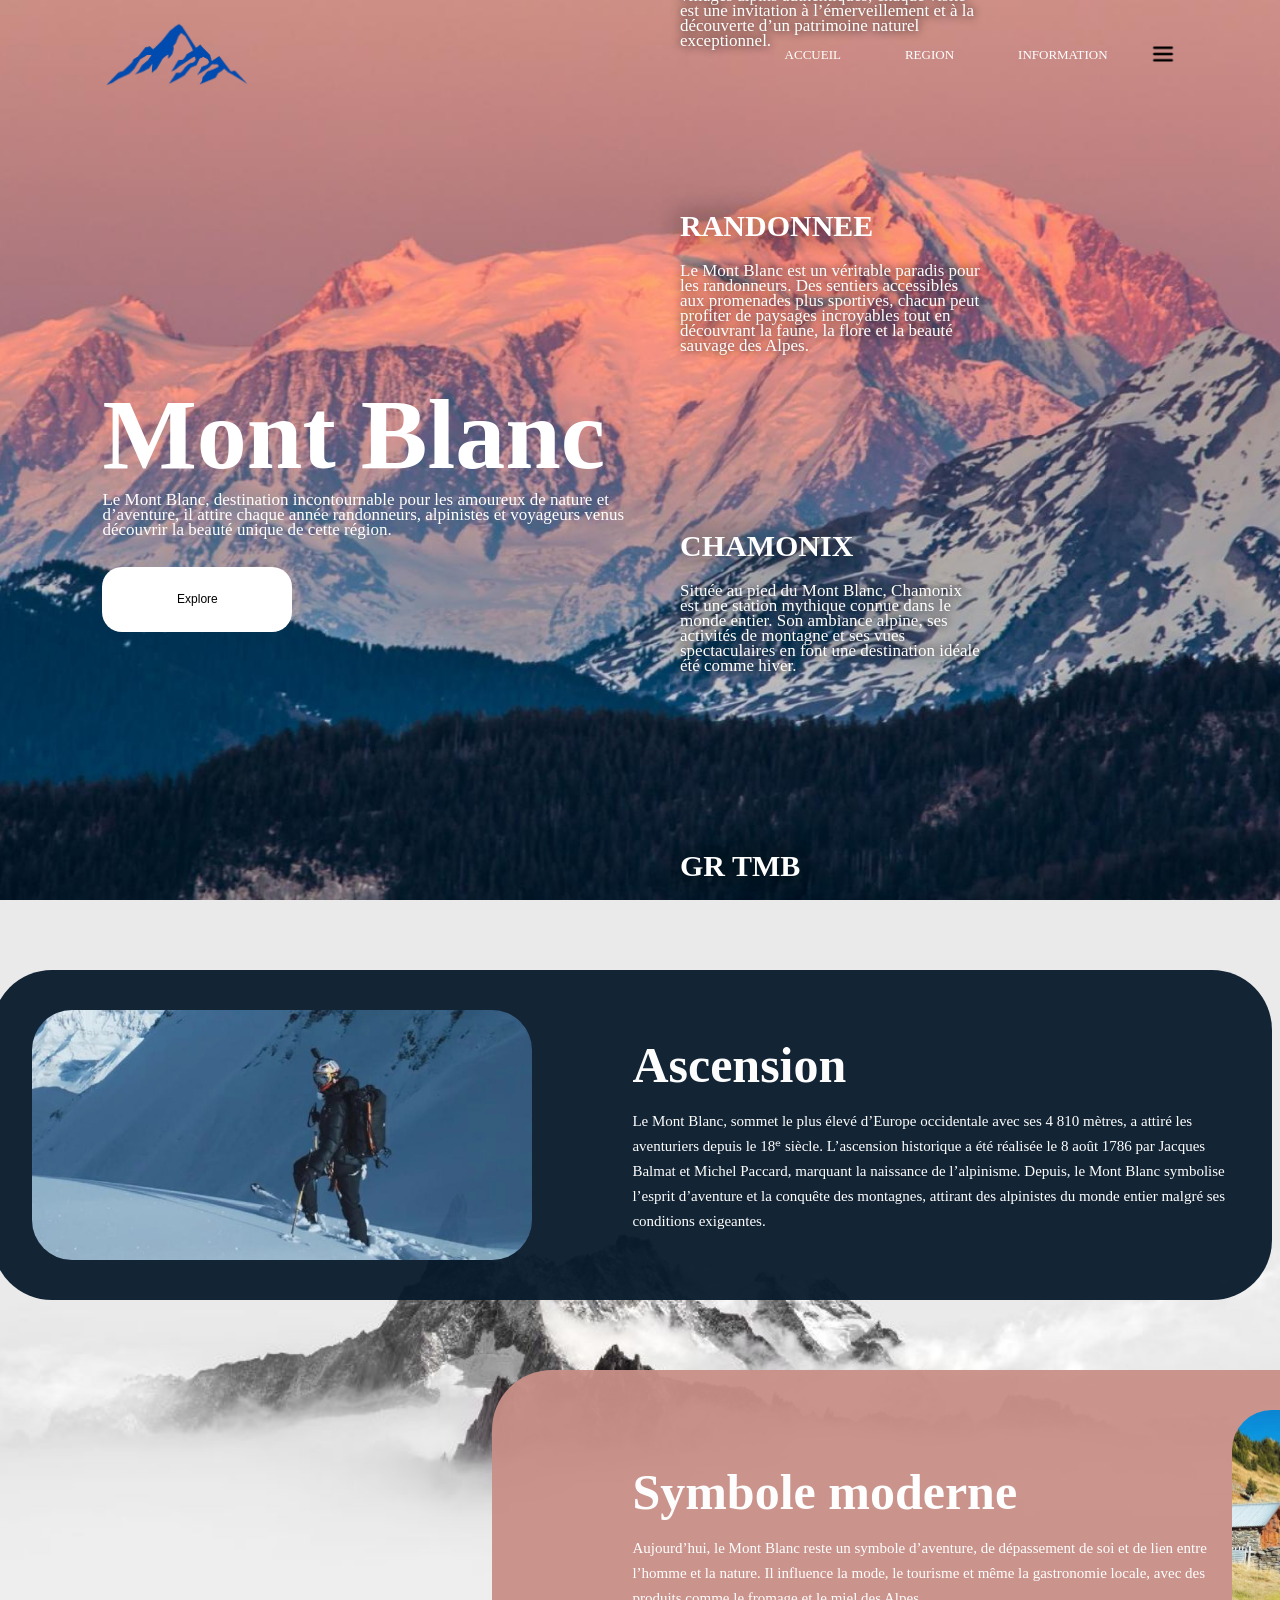
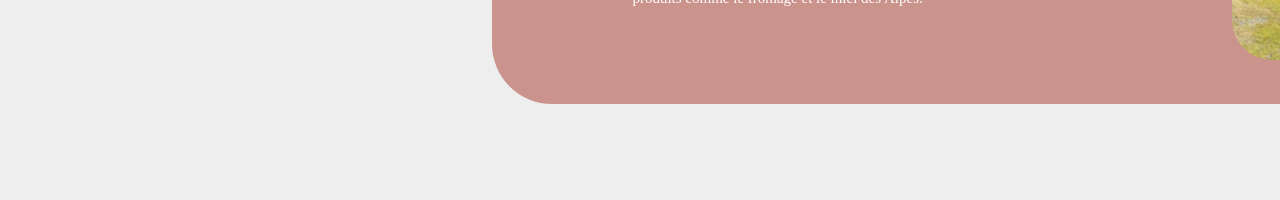
<file: index.html>
<!DOCTYPE html>
<html lang="fr">

<head>
  <meta charset="UTF-8" />
  <meta name="viewport" content="width=device-width, initial-scale=1.0" />
  <title>MONT BLANC</title>

  <!-- CUSTOM CSS-->
  <link rel="stylesheet" href="style.css" />
</head>
<body>
  <div class="container">
    <div class="navbar">
      <img src="img/logo.png" class="logo">
      <nav>
          <ul>
            <li><a href="index.html">ACCUEIL</a></li>
            <li><a href="region.html">REGION</a></li>
            <li><a href="Information.html">INFORMATION</a></li>
          </ul>
      </nav>
      <img src="img/menu.png" class="menu-icon">
    </div>

    <div class="row">
      <div class="col">
        <h1>Mont Blanc</h1>
        <p>Le Mont Blanc, destination incontournable pour les amoureux de nature 
          et d’aventure, il attire chaque année randonneurs, alpinistes 
          et voyageurs venus découvrir la beauté unique de cette région.</p>
          <button type="button">Explore</button>
      </div>
      <div class="col">
          <div class="card card1">
            <h5>DECOUVRIR</h5>
            <p>Explorez les merveilles naturelles du massif du Mont Blanc. 
              Entre panoramas grandioses, glaciers impressionnants et villages 
              alpins authentiques, chaque visite est une invitation à l’émerveillement 
              et à la découverte d’un patrimoine naturel exceptionnel.</p>
          </div>
          <div class="card card2">
            <h5>RANDONNEE</h5>
            <p>Le Mont Blanc est un véritable paradis pour les randonneurs. 
              Des sentiers accessibles aux promenades plus sportives, chacun 
              peut profiter de paysages incroyables tout en découvrant la faune, 
              la flore et la beauté sauvage des Alpes.</p>
          </div>
          <div class="card card3">
            <h5>CHAMONIX</h5>
            <p>Située au pied du Mont Blanc, Chamonix est une station mythique 
              connue dans le monde entier. Son ambiance alpine, ses activités de 
              montagne et ses vues spectaculaires en font une destination idéale été 
              comme hiver.</p>
          </div>
          <div class="card card4">
            <h5>GR TMB</h5>
            <p>Le Tour du Mont Blanc (TMB) est l’un des treks les plus célèbres 
              d’Europe. Ce parcours mythique traverse la France, l’Italie et la Suisse, 
              offrant une expérience unique entre nature préservée, villages alpins et 
              panoramas à couper le souffle.</p>
          </div>
      </div>
    </div>
  </div>
  <div class="sec2">
    <div class="roww">
      <div class="coll">
        <img src="img/imagesec2.png" class="sec2-img">
      </div>
      <div class="coll">
        <h1>Ascension</h1>
        <p>Le Mont Blanc, sommet le plus élevé d’Europe occidentale avec ses 4 810 mètres,
           a attiré les aventuriers depuis le 18ᵉ siècle. L’ascension historique a été 
           réalisée le 8 août 1786 par Jacques Balmat et Michel Paccard, marquant la naissance 
           de l’alpinisme. Depuis, le Mont Blanc symbolise l’esprit d’aventure et la conquête 
           des montagnes, attirant des alpinistes du monde entier malgré ses conditions exigeantes.</p>
      </div>
    </div>
    <div class="rowww">
      <div class="colll">
        <img src="img/imagesec22.png" class="sec22-img">
      </div>
      <div class="coll">
        <h1>Symbole moderne</h1>
        <p>Aujourd’hui, le Mont Blanc reste un symbole d’aventure, de dépassement de soi et de lien entre l’homme et la nature.
          Il influence la mode, le tourisme et même la gastronomie locale, avec des produits comme le fromage et le miel des Alpes.</p>
      </div>
    </div>
  </div>
  </div>
  <script>
  // FAIT UNE ANIMATION QUAND ON CHANGE DE LA SECTION 1 A LA 2
  const observer = new IntersectionObserver((entries) => {
    entries.forEach(entry => {
      if (entry.isIntersecting) {
        entry.target.classList.add('visible');
      }
    });
  }, { threshold: 0.2 });

  observer.observe(document.querySelector('.roww'));

  const observer2 = new IntersectionObserver((entries) => {
    entries.forEach(entry => {
      if (entry.isIntersecting) {
        entry.target.classList.add('visible');
      }
    });
  }, { threshold: 0.2 });

  observer2.observe(document.querySelector('.rowww'));

  
</script>
</file>
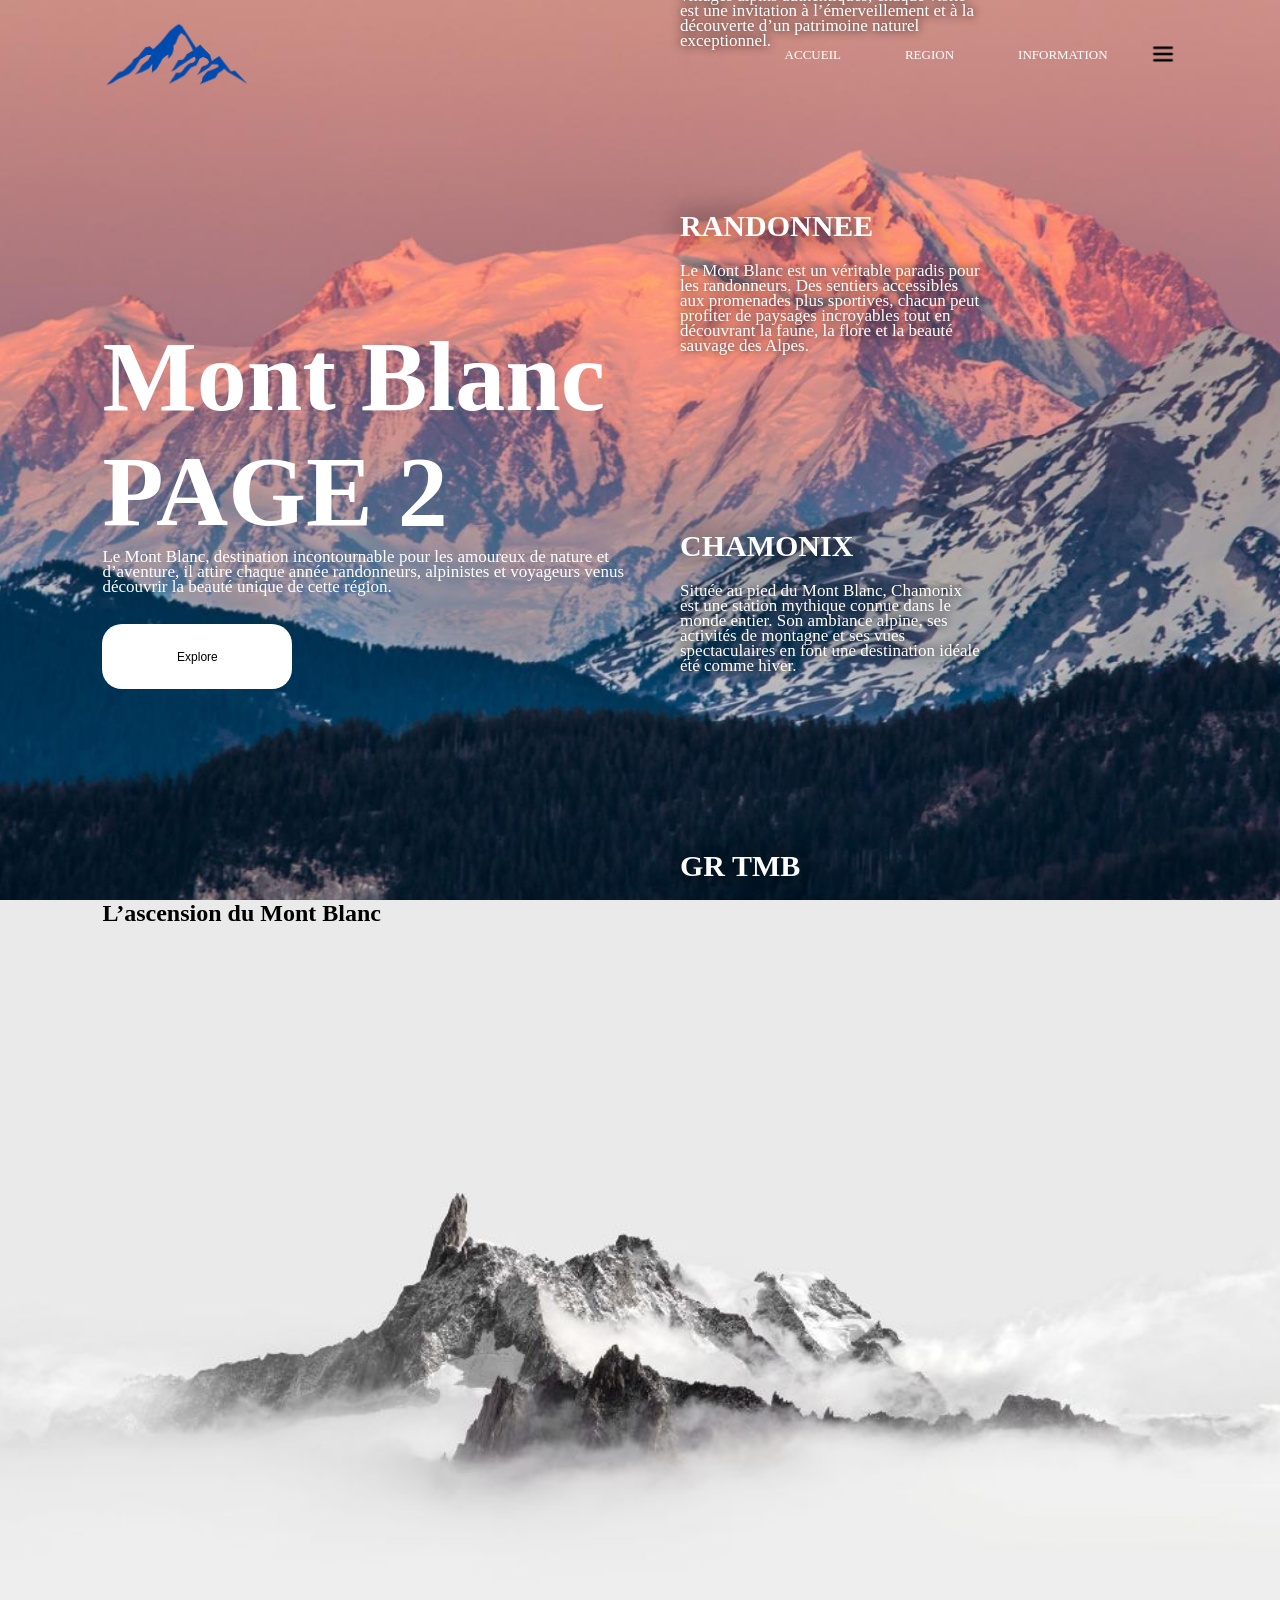
<file: region.html>
<!DOCTYPE html>
<html lang="fr">

<head>
  <meta charset="UTF-8" />
  <meta name="viewport" content="width=device-width, initial-scale=1.0" />
  <title>MONT BLANC</title>

  <!-- CUSTOM CSS-->
  <link rel="stylesheet" href="style.css" />
</head>
<body>
  <div class="container">
    <div class="navbar">
      <img src="img/logo.png" class="logo">
      <nav>
          <ul>
            <li><a href="index.html">ACCUEIL</a></li>
            <li><a href="region.html">REGION</a></li>
            <li><a href="Information.html">INFORMATION</a></li>
          </ul>
      </nav>
      <img src="img/menu.png" class="menu-icon">
    </div>

    <div class="row">
      <div class="col">
        <h1>Mont Blanc PAGE 2</h1>
        <p>Le Mont Blanc, destination incontournable pour les amoureux de nature 
          et d’aventure, il attire chaque année randonneurs, alpinistes 
          et voyageurs venus découvrir la beauté unique de cette région.</p>
          <button type="button">Explore</button>
      </div>
      <div class="col">
          <div class="card card1">
            <h5>DECOUVRIR</h5>
            <p>Explorez les merveilles naturelles du massif du Mont Blanc. 
              Entre panoramas grandioses, glaciers impressionnants et villages 
              alpins authentiques, chaque visite est une invitation à l’émerveillement 
              et à la découverte d’un patrimoine naturel exceptionnel.</p>
          </div>
          <div class="card card2">
            <h5>RANDONNEE</h5>
            <p>Le Mont Blanc est un véritable paradis pour les randonneurs. 
              Des sentiers accessibles aux promenades plus sportives, chacun 
              peut profiter de paysages incroyables tout en découvrant la faune, 
              la flore et la beauté sauvage des Alpes.</p>
          </div>
          <div class="card card3">
            <h5>CHAMONIX</h5>
            <p>Située au pied du Mont Blanc, Chamonix est une station mythique 
              connue dans le monde entier. Son ambiance alpine, ses activités de 
              montagne et ses vues spectaculaires en font une destination idéale été 
              comme hiver.</p>
          </div>
          <div class="card card4">
            <h5>GR TMB</h5>
            <p>Le Tour du Mont Blanc (TMB) est l’un des treks les plus célèbres 
              d’Europe. Ce parcours mythique traverse la France, l’Italie et la Suisse, 
              offrant une expérience unique entre nature préservée, villages alpins et 
              panoramas à couper le souffle.</p>
          </div>
      </div>
    </div>
  </div>
  <div class="sec2">
    <div class="container2">
      <h2>L’ascension du Mont Blanc</h2>
    </div> 
  </div>
</file>
<file: style.css>
* {
  margin: 0;
  padding: 0
}


/* FOND */

.container {
  width: 100%;
  height: 100vh;
  background-image: url(img/background.png);
  background-position: center;
  background-size: cover;
  padding-left: 8%;
  padding-right: 8%;
  box-sizing: border-box;


  /* NAVBAR */
}
.navbar {
  height: 12%;
  display: flex;
  align-items: center;
}

.logo {
  width: 150px;
  cursor: pointer;
}

.menu-icon {
  width: 30px;
  cursor: pointer;
  margin-left: 40px;
}
nav {
  flex: 1;
  text-align: right;
}

nav ul li {
  list-style: none;
  display: inline-block;
  margin-left: 60px;
}

nav ul li a {
   text-decoration: none;
   color: white;
   font-size: 13px;
}


.row {
  display: flex;
  height: 88%;
  align-items: center;

}

.col {
  flex-basis: 50% ;

}

h1 {
  color: #fff;
  font-size: 100px;
}

p {
  color: #fff;
  font-size: 17px;
  line-height: 15px;
  font-family: Cambria, Cochin, Georgia, serif;
}

/* SECTION 1 */

button {
  width: 190px;
  height: 65px;
  color: black;
  font-size: 12px;
  padding: 12px 0;
  background: white;
  border: 0;
  border-radius: 20px;
  outline: none;
  margin-top: 30px;
}

/* CARTES */

.card {
  width: 350px;
  height: 300px;
  display: inline-block;
  border-radius: 10px;
  padding: 15px 25px;
  box-sizing: border-box;
  cursor: pointer;
  margin: 10px 15px;
  background-position: center;
  background-size: cover;
  transition: transform 0.5s;
}

.card1 {
  background-image: linear-gradient(rgba(0,0,0,0.10)),url(img/card1.png);
}
.card2 {
  background-image: linear-gradient(rgba(0,0,0,0.10)),url(img/card2.png);
}
.card3 {
  background-image: linear-gradient(rgba(0,0,0,0.10)),url(img/card3.png);
}
.card4 {
  background-image: linear-gradient(rgba(0,0,0,0.10)),url(img/card4.png);
}

.card:hover {
  transform: translateY(-10px);
}

h5 {
  color: rgb(255, 255, 255);
  text-shadow: 0 0 30px black;
  font-family: Cambria, Cochin, Georgia, serif;
  font-size: 30px;
  margin-bottom: 20px;
}

.card p {
  color: white;
  font-family: Cambria, Cochin, Georgia, serif;
  text-shadow: 0 0 10px black;
}

.hero {
  position: relative;
}

/* SECTION 2 */

.sec2 {
  position: relative;
  height: 100vh;
  width: 100%;
  overflow: hidden;
  background-color: white;
  background-image: url(img/backgroundsec3.png);
  background-position: center;
  background-size: cover;
  padding-left: 8%;
  padding-right: 8%;
  box-sizing: border-box
  
}




.sec2 .roww {
   display: flex;
  align-items: center;
  background-color: #081b2c;
  margin-top: 70px;
  margin-left: -110px;
  width: 1200px;
  border-radius: 60px;
  padding: 40px;
  font-family: Cambria, Cochin, Georgia, serif;
}

.sec2 .coll {
  flex-basis: 50% ;
  display: flex;
  flex-direction: column;

}


.sec2-img {
  width: 500px;
  height: 250px;
  object-fit: cover;
  border-radius: 40px;
}

.sec2 h1 {
  font-size: 50px;  
  margin-bottom: 15px;
}

.sec2 p {
  font-size: 15px;
  line-height: 25px;      
}

@keyframes slideFromLeft {
  from {
    opacity: 0;
    transform: translateX(-150px);
  }
  to {
    opacity: 0.95;
    transform: translateX(0);
  }
}

.sec2 .roww {
  opacity: 0;
}

.sec2 .roww.visible {
  animation: slideFromLeft 1s ease forwards;
}

.sec2 .rowww {
  display: flex;
  align-items: center;
  background-color: #c99088;
  margin-top: 70px;
  margin-left: 390px;
  width: 1200px;
  border-radius: 60px;
  padding: 40px;
  flex-direction: row-reverse;
  font-family: Cambria, Cochin, Georgia, serif;
}

.sec2 .colll.rev {
  flex-basis: 50% ;
  display: flex;
  flex-direction: column;

}


.sec22-img {
  width: 500px;
  height: 250px;
  object-fit: cover;
  border-radius: 40px;
}

.sec2 .hs {
  color: black;
  text-align: center;
  margin-top: 20px;
  font-size: 90px;
  font-family: Cambria, Cochin, Georgia, serif;
}

@keyframes slideFromRight {
  from {
    opacity: 0;
    transform: translateX(150px);
  }
  to {
    opacity: 0.95;
    transform: translateX(0);
  }
}

.sec2 .rowww {
  opacity: 0; 
}

.sec2 .rowww.visible {
  animation: slideFromRight 1s ease forwards;
}
</file>
